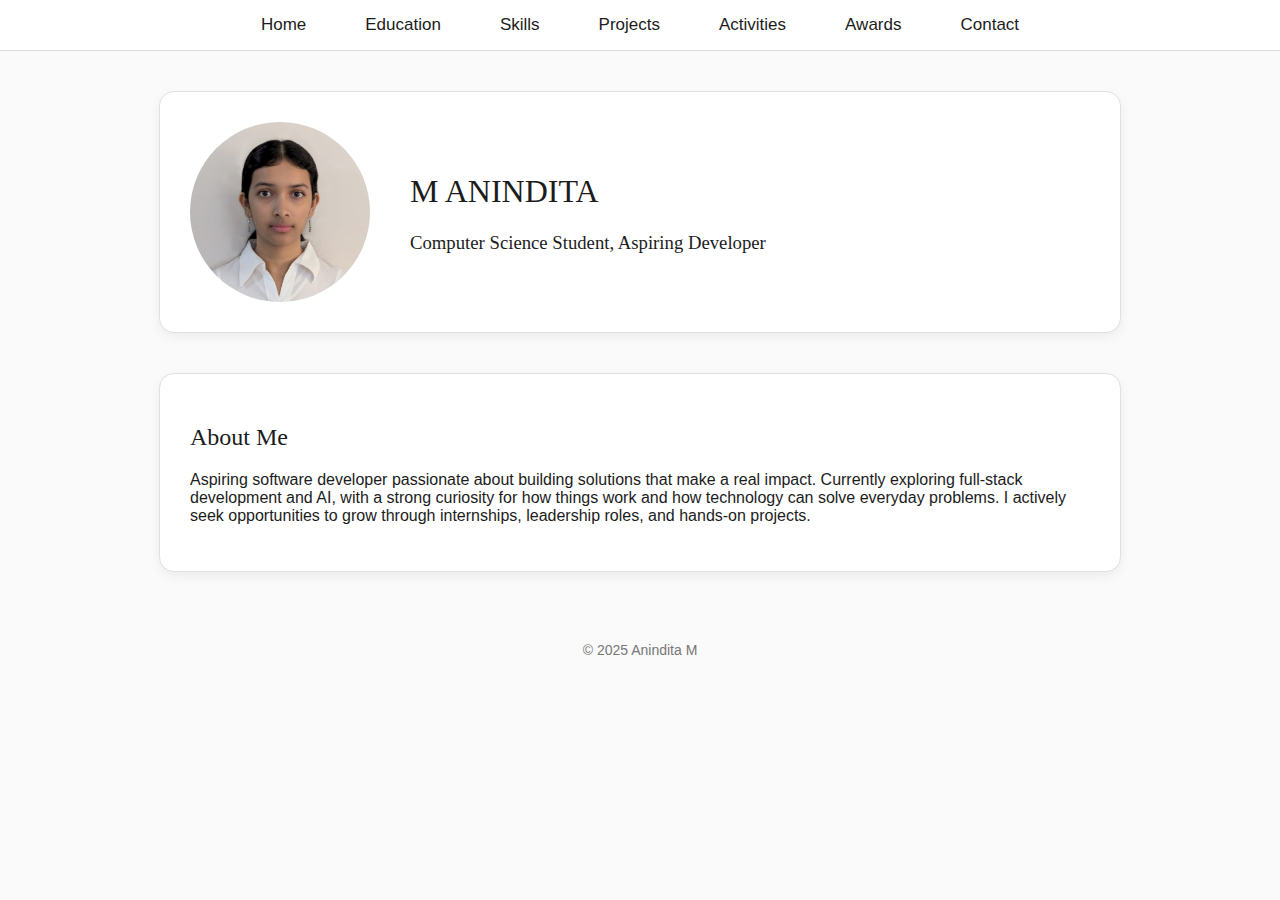
<file: index.html>
<!DOCTYPE html>
<html>
<head>
    <title>Resume Assignment</title>
    <link rel="stylesheet" href="style.css">
    <script src="https://code.jquery.com/jquery-3.6.0.min.js"></script>
    <script src="script.js"></script>
</head>

<body>

<nav>
    <ul>
        <li><a href="index.html">Home</a></li>
        <li><a href="education.html">Education</a></li>
        <li><a href="skills.html">Skills</a></li>
        <li><a href="projects.html">Projects</a></li>
        <li><a href="activities.html">Activities</a></li>
        <li><a href="awards.html">Awards</a></li>
        <li><a href="contact.html">Contact</a></li>
    </ul>
</nav>

<section style="display:flex; align-items:center; gap:40px;">
    <img src="images/photo.jpg" class="profile">

    <div>
        <h1>M ANINDITA</h1>
        <h3>Computer Science Student, Aspiring Developer</h3>
    </div>
</section>

<section id="about">
    <h2>About Me</h2>
    <p>
        Aspiring software developer passionate about building solutions that make a real impact.
        Currently exploring full‑stack development and AI, with a strong curiosity for how things work 
        and how technology can solve everyday problems. I actively seek opportunities to grow through 
        internships, leadership roles, and hands‑on projects.
    </p>
</section>

<footer>
    © 2025 Anindita M
</footer>

</body>
</html>
</file>
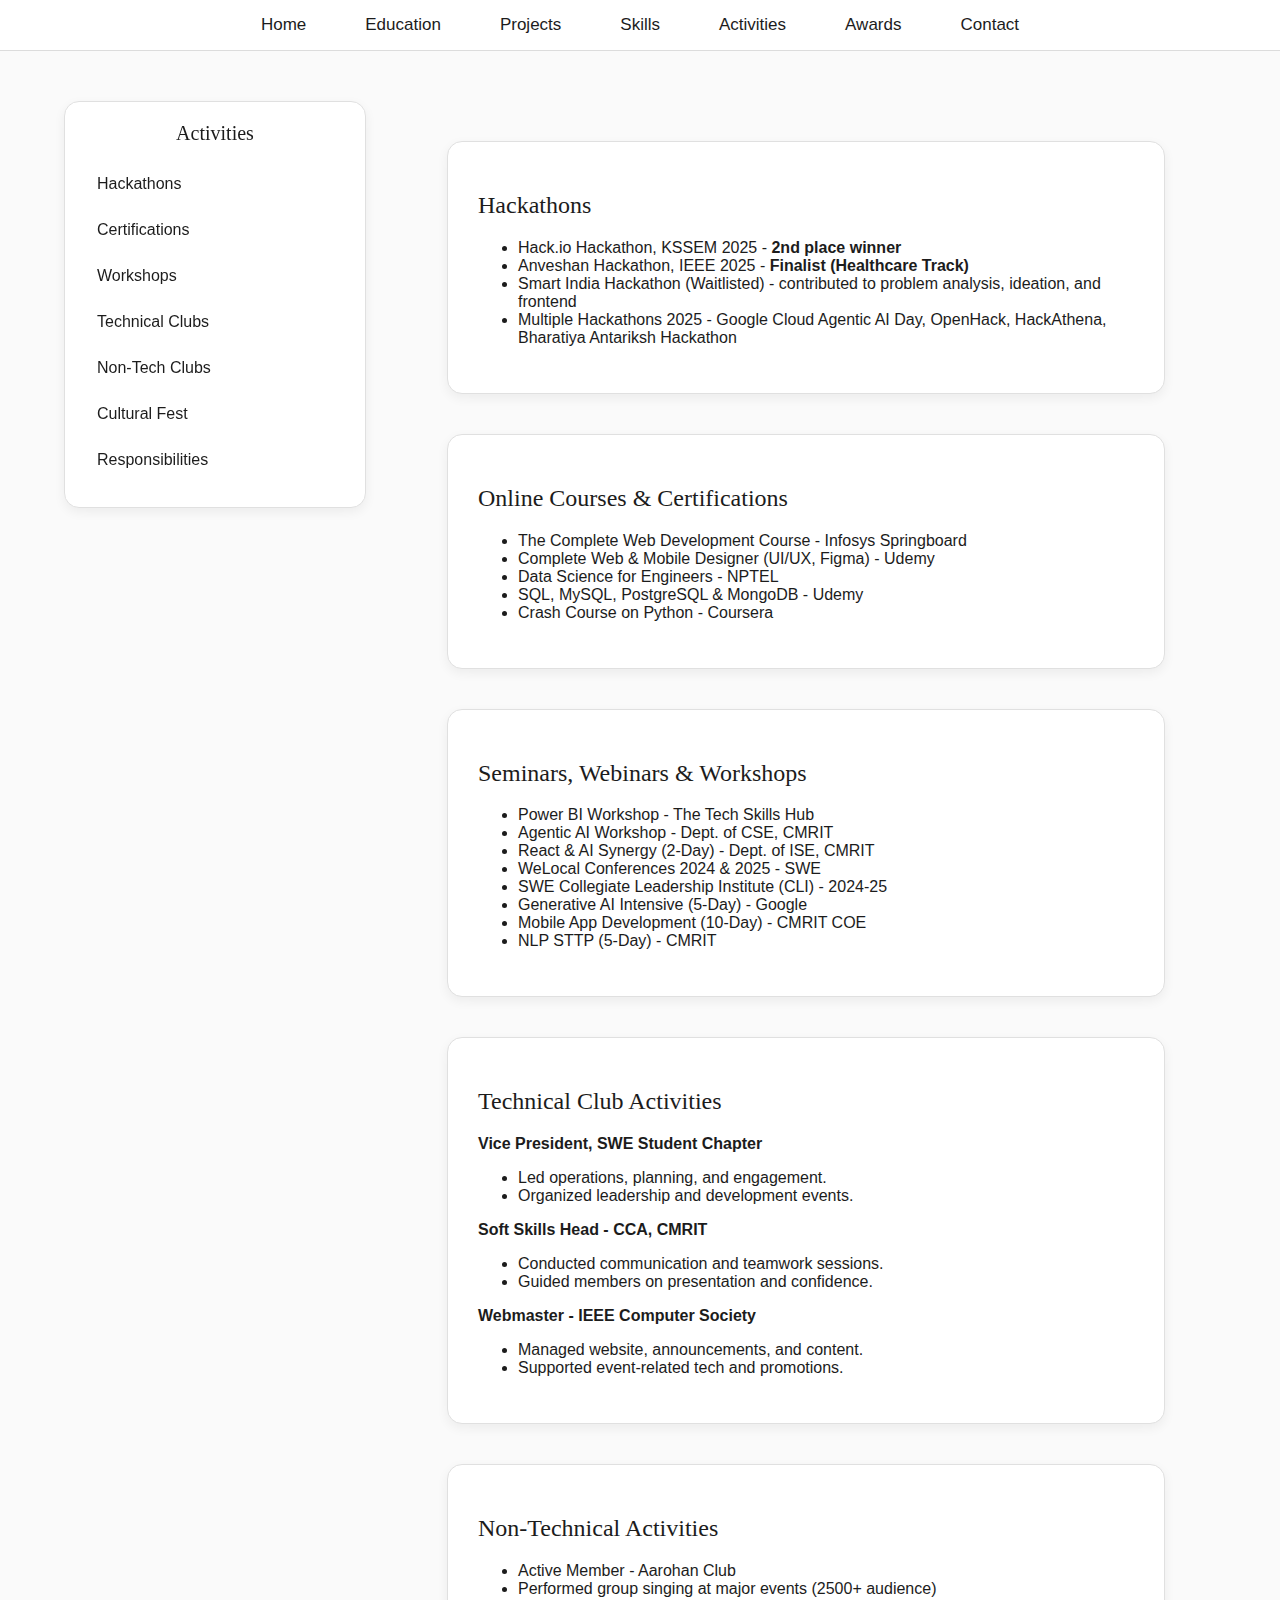
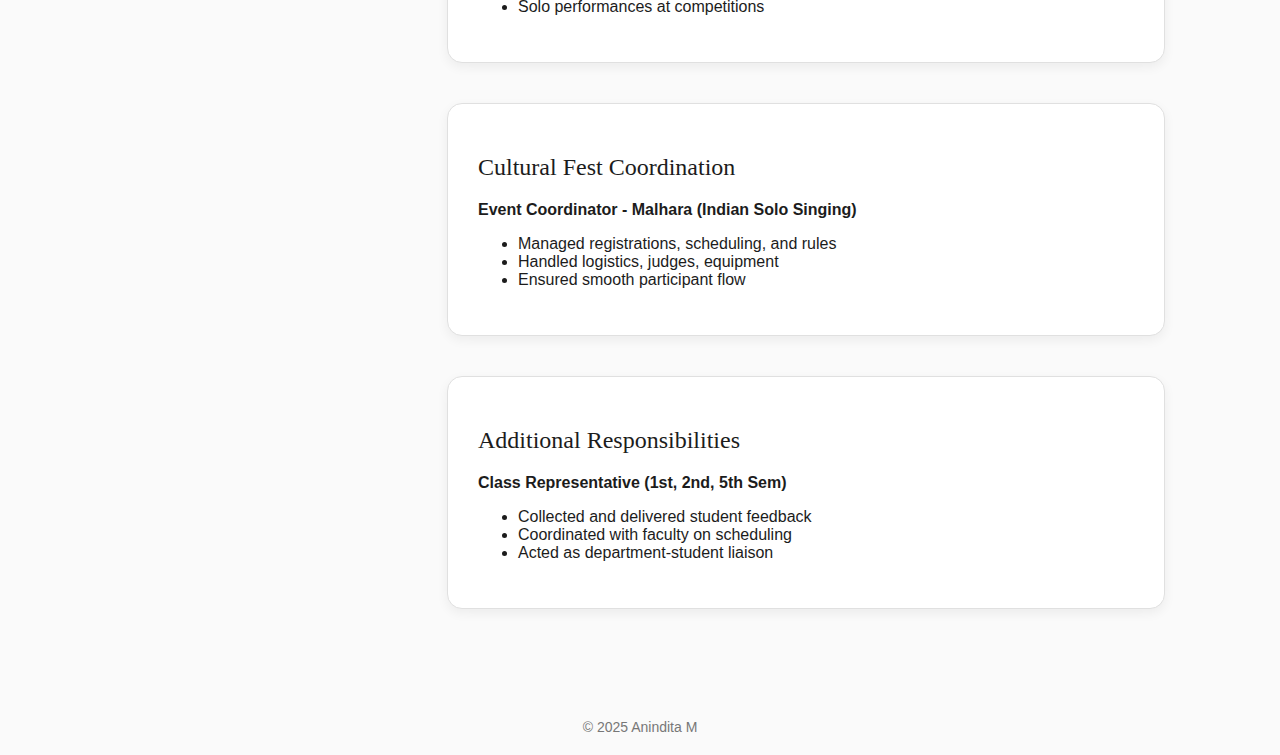
<file: activities.html>
<!DOCTYPE html>
<html lang="en">
  <head>
    <meta charset="UTF-8" />
    <title>Activities</title>
    <link rel="stylesheet" href="style.css" />
    <script src="https://code.jquery.com/jquery-3.6.0.min.js"></script>
    <script src="script.js"></script>
  </head>

  <body>
    <nav>
      <ul>
        <li><a href="index.html">Home</a></li>
        <li><a href="education.html">Education</a></li>
        <li><a href="projects.html">Projects</a></li>
        <li><a href="skills.html">Skills</a></li>
        <li><a href="activities.html">Activities</a></li>
        <li><a href="awards.html">Awards</a></li>
        <li><a href="contact.html">Contact</a></li>
      </ul>
    </nav>

    <div class="container-activities">
      <div class="side-menu">
        <h3>Activities</h3>
        <a href="#hackathons">Hackathons</a>
        <a href="#certifications">Certifications</a>
        <a href="#workshops">Workshops</a>
        <a href="#technical-clubs">Technical Clubs</a>
        <a href="#nontech">Non-Tech Clubs</a>
        <a href="#cultural">Cultural Fest</a>
        <a href="#responsibilities">Responsibilities</a>
      </div>

      <div class="content-area">
        <section id="hackathons">
          <h2>Hackathons</h2>
          <ul>
            <li>Hack.io Hackathon, KSSEM 2025 - <b>2nd place winner</b></li>
            <li>
              Anveshan Hackathon, IEEE 2025 - <b>Finalist (Healthcare Track)</b>
            </li>
            <li>
              Smart India Hackathon (Waitlisted) - contributed to problem
              analysis, ideation, and frontend
            </li>
            <li>
              Multiple Hackathons 2025 - Google Cloud Agentic AI Day, OpenHack,
              HackAthena, Bharatiya Antariksh Hackathon
            </li>
          </ul>
        </section>

        <section id="certifications">
          <h2>Online Courses & Certifications</h2>
          <ul>
            <li>The Complete Web Development Course - Infosys Springboard</li>
            <li>Complete Web & Mobile Designer (UI/UX, Figma) - Udemy</li>
            <li>Data Science for Engineers - NPTEL</li>
            <li>SQL, MySQL, PostgreSQL & MongoDB - Udemy</li>
            <li>Crash Course on Python - Coursera</li>
          </ul>
        </section>

        <section id="workshops">
          <h2>Seminars, Webinars & Workshops</h2>
          <ul>
            <li>Power BI Workshop - The Tech Skills Hub</li>
            <li>Agentic AI Workshop - Dept. of CSE, CMRIT</li>
            <li>React & AI Synergy (2-Day) - Dept. of ISE, CMRIT</li>
            <li>WeLocal Conferences 2024 & 2025 - SWE</li>
            <li>SWE Collegiate Leadership Institute (CLI) - 2024-25</li>
            <li>Generative AI Intensive (5-Day) - Google</li>
            <li>Mobile App Development (10-Day) - CMRIT COE</li>
            <li>NLP STTP (5-Day) - CMRIT</li>
          </ul>
        </section>

        <section id="technical-clubs">
          <h2>Technical Club Activities</h2>

          <p><b>Vice President, SWE Student Chapter</b></p>
          <ul>
            <li>Led operations, planning, and engagement.</li>
            <li>Organized leadership and development events.</li>
          </ul>

          <p><b>Soft Skills Head - CCA, CMRIT</b></p>
          <ul>
            <li>Conducted communication and teamwork sessions.</li>
            <li>Guided members on presentation and confidence.</li>
          </ul>

          <p><b>Webmaster - IEEE Computer Society</b></p>
          <ul>
            <li>Managed website, announcements, and content.</li>
            <li>Supported event-related tech and promotions.</li>
          </ul>
        </section>

        <section id="nontech">
          <h2>Non-Technical Activities</h2>
          <ul>
            <li>Active Member - Aarohan Club</li>
            <li>Performed group singing at major events (2500+ audience)</li>
            <li>Solo performances at competitions</li>
          </ul>
        </section>

        <section id="cultural">
          <h2>Cultural Fest Coordination</h2>
          <p><b>Event Coordinator - Malhara (Indian Solo Singing)</b></p>
          <ul>
            <li>Managed registrations, scheduling, and rules</li>
            <li>Handled logistics, judges, equipment</li>
            <li>Ensured smooth participant flow</li>
          </ul>
        </section>

        <section id="responsibilities">
          <h2>Additional Responsibilities</h2>
          <p><b>Class Representative (1st, 2nd, 5th Sem)</b></p>
          <ul>
            <li>Collected and delivered student feedback</li>
            <li>Coordinated with faculty on scheduling</li>
            <li>Acted as department-student liaison</li>
          </ul>
        </section>
      </div>
    </div>

    <footer>© 2025 Anindita M</footer>
  </body>
</html>
</file>
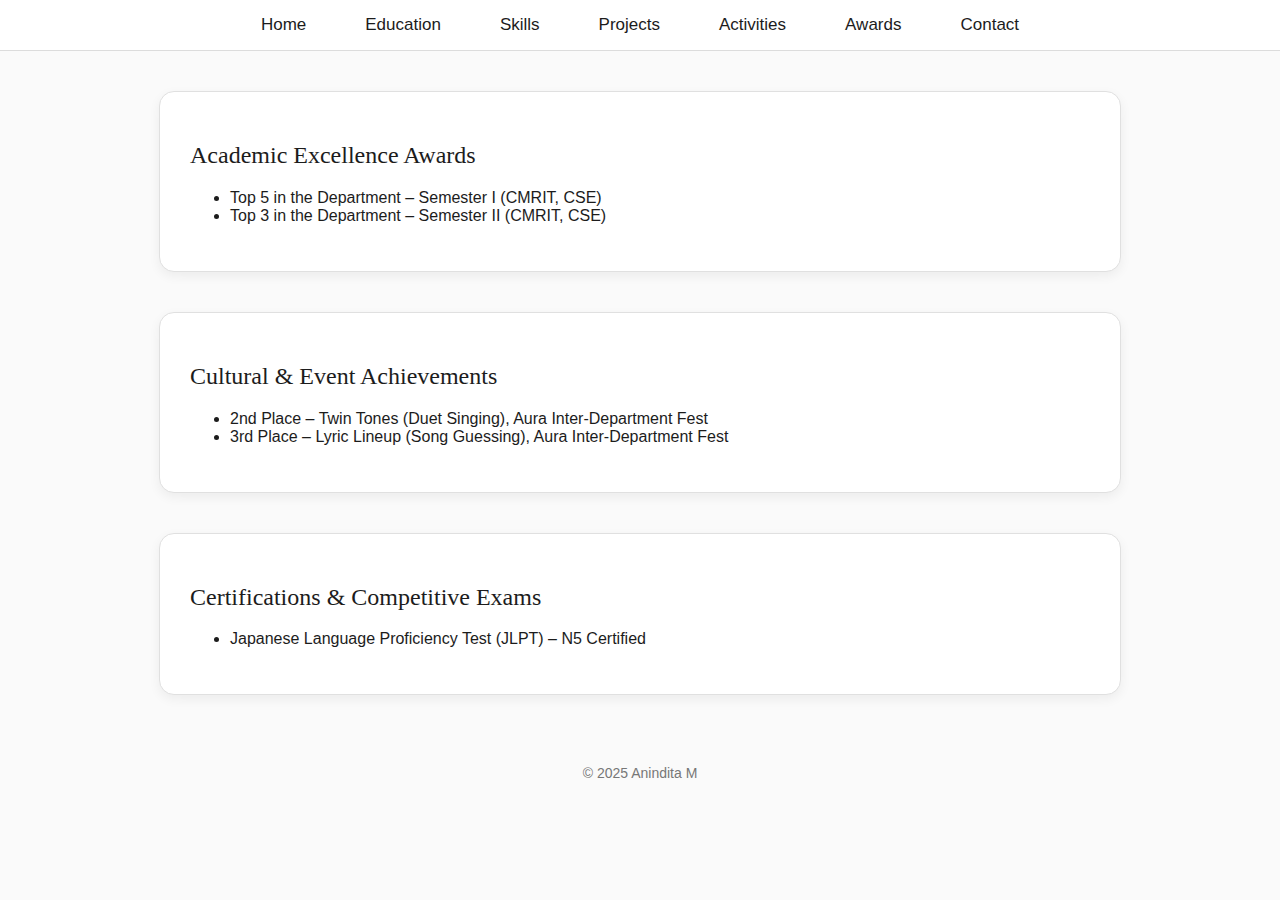
<file: awards.html>
<!DOCTYPE html>
<html lang="en">
<head>
    <meta charset="UTF-8">
    <title>Awards</title>
    <link rel="stylesheet" href="style.css">
    <script src="https://code.jquery.com/jquery-3.6.0.min.js"></script>
    <script src="script.js"></script>
</head>

<body>

<nav>
    <ul>
        <li><a href="index.html">Home</a></li>
        <li><a href="education.html">Education</a></li>
        <li><a href="skills.html">Skills</a></li>
        <li><a href="projects.html">Projects</a></li>
        <li><a href="activities.html">Activities</a></li>
        <li><a href="awards.html">Awards</a></li>
        <li><a href="contact.html">Contact</a></li>
    </ul>
</nav>

<section>
    <h2>Academic Excellence Awards</h2>
    <ul>
        <li>Top 5 in the Department – Semester I (CMRIT, CSE)</li>
        <li>Top 3 in the Department – Semester II (CMRIT, CSE)</li>
    </ul>
</section>

<section>
    <h2>Cultural & Event Achievements</h2>
    <ul>
        <li>2nd Place – Twin Tones (Duet Singing), Aura Inter-Department Fest</li>
        <li>3rd Place – Lyric Lineup (Song Guessing), Aura Inter-Department Fest</li>
    </ul>
</section>

<section>
    <h2>Certifications & Competitive Exams</h2>
    <ul>
        <li>Japanese Language Proficiency Test (JLPT) – N5 Certified</li>
    </ul>
</section>

<footer>
    © 2025 Anindita M
</footer>

</body>
</html>
</file>
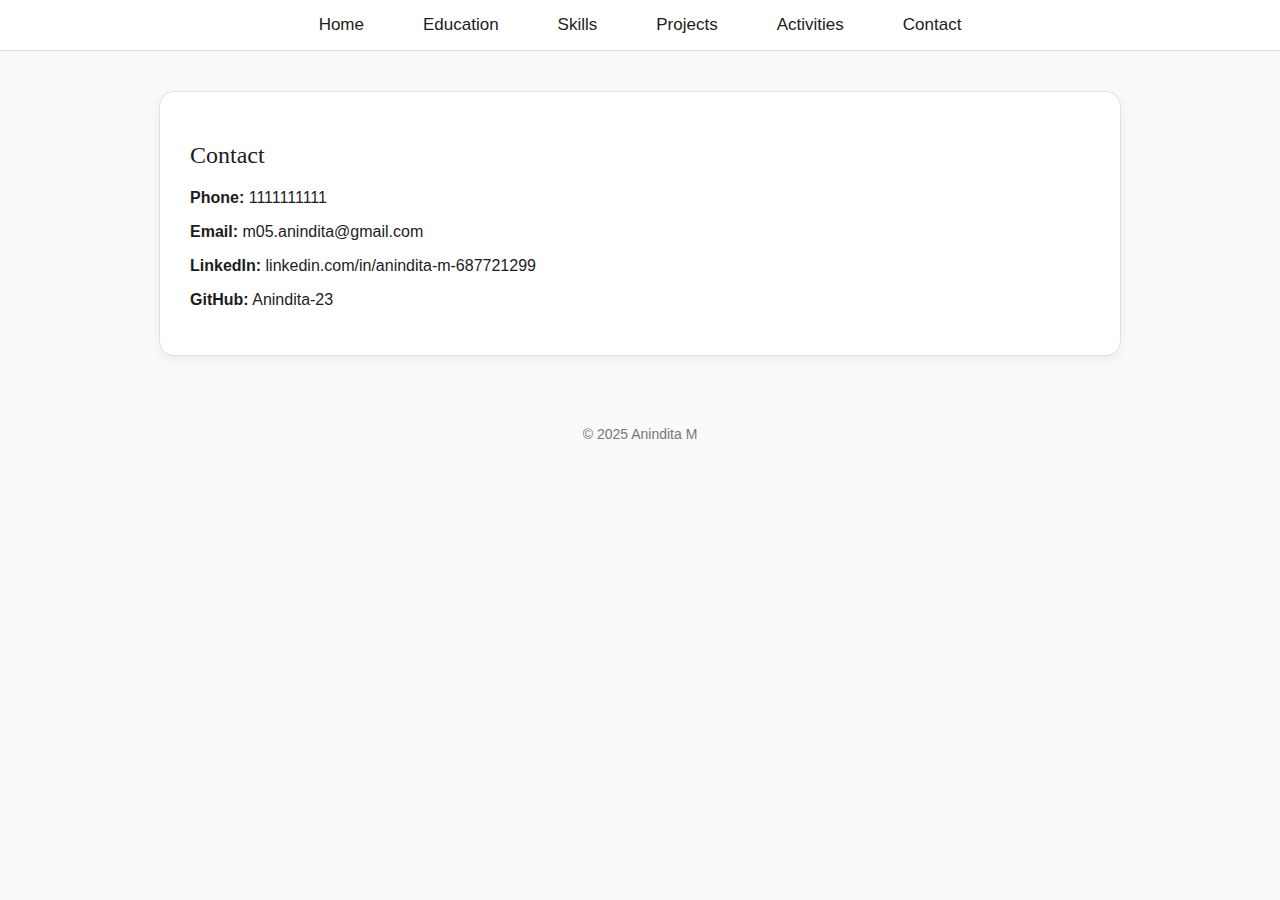
<file: contact.html>
<!DOCTYPE html>
<html>
<head>
    <title>Contact</title>
    <link rel="stylesheet" href="style.css">
    <script src="https://code.jquery.com/jquery-3.6.0.min.js"></script>
    <script src="script.js"></script>
</head>
<body>

<nav>
    <ul>
        <li><a href="index.html">Home</a></li>
        <li><a href="education.html">Education</a></li>
        <li><a href="skills.html">Skills</a></li>
        <li><a href="projects.html">Projects</a></li>
        <li><a href="activities.html">Activities</a></li>
        <li><a href="contact.html">Contact</a></li>
    </ul>
</nav>
<section class="contact-links">
    <h2>Contact</h2>

    <p><strong>Phone:</strong> <a href="tel:1111111111">1111111111</a></p>
    <p><strong>Email:</strong> <a href="mailto:m05.anindita@gmail.com">m05.anindita&#64;gmail&#46;com</a></p>
    <p><strong>LinkedIn:</strong> <a href="https://www.linkedin.com/in/anindita-m-687721299" target="_blank">linkedin.com/in/anindita‑m‑687721299</a></p>
    <p><strong>GitHub:</strong> <a href="https://github.com/Anindita-23" target="_blank">Anindita‑23</a></p>
</section>

<footer>
    © 2025 Anindita M
</footer>

</body>
</html>
</file>
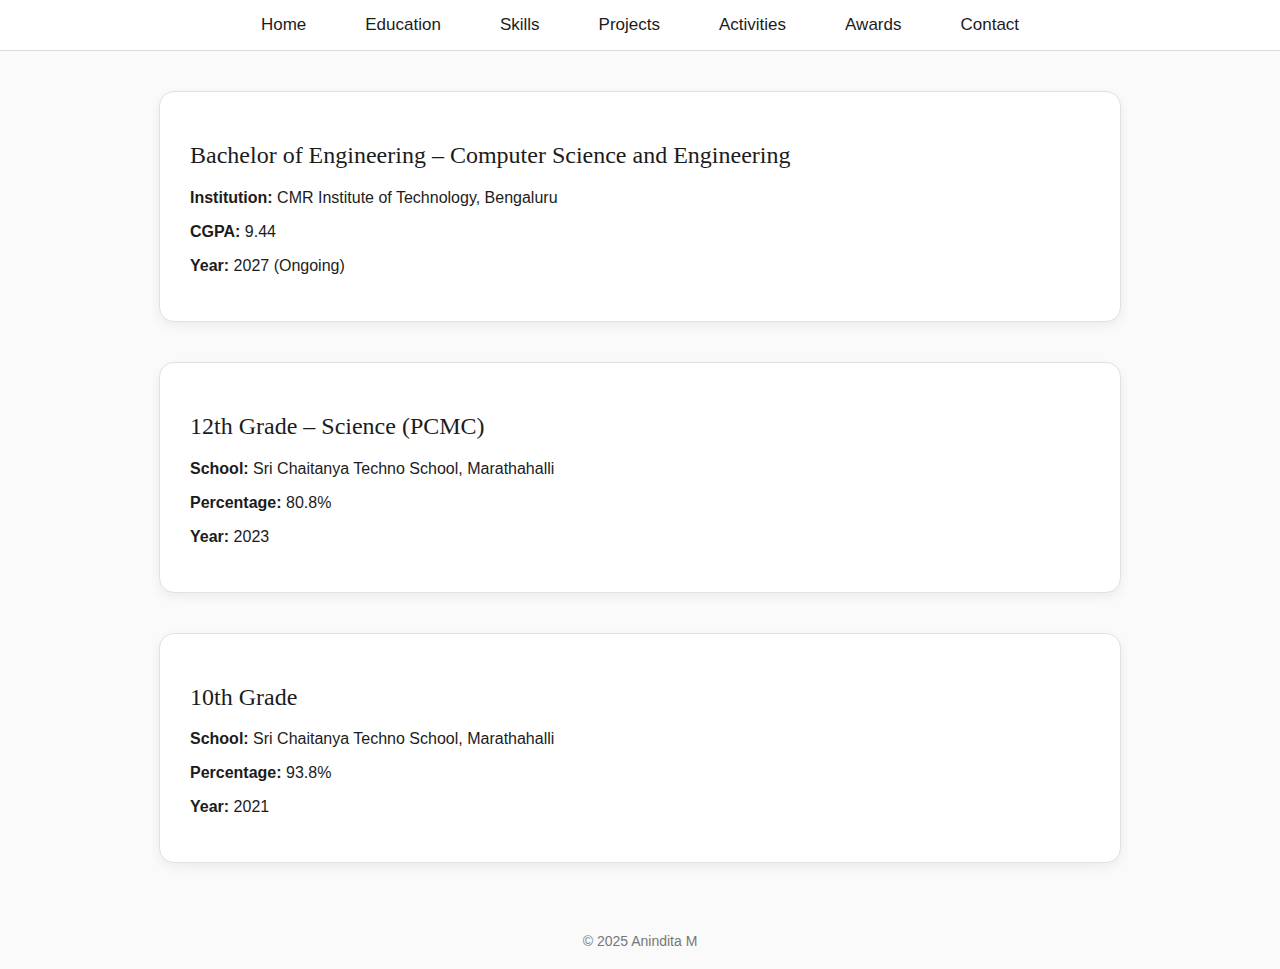
<file: education.html>
<!DOCTYPE html>
<html>
<head>
    <title>Education</title>
    <link rel="stylesheet" href="style.css">

    <script src="https://code.jquery.com/jquery-3.6.0.min.js"></script>
    <script src="script.js"></script>
</head>
<body>

<nav>
    <ul>
        <li><a href="index.html">Home</a></li>
        <li><a href="education.html">Education</a></li>
        <li><a href="skills.html">Skills</a></li>
        <li><a href="projects.html">Projects</a></li>
        <li><a href="activities.html">Activities</a></li>
        <li><a href="awards.html">Awards</a></li>
        <li><a href="contact.html">Contact</a></li>
    </ul>
</nav>

<section>
    <h2>Bachelor of Engineering – Computer Science and Engineering</h2>
    <p><strong>Institution:</strong> CMR Institute of Technology, Bengaluru</p>
    <p><strong>CGPA:</strong> 9.44</p>
    <p><strong>Year:</strong> 2027 (Ongoing)</p>
</section>

<section>
    <h2>12th Grade – Science (PCMC)</h2>
    <p><strong>School:</strong> Sri Chaitanya Techno School, Marathahalli</p>
    <p><strong>Percentage:</strong> 80.8%</p>
    <p><strong>Year:</strong> 2023</p>
</section>

<section>
    <h2>10th Grade</h2>
    <p><strong>School:</strong> Sri Chaitanya Techno School, Marathahalli</p>
    <p><strong>Percentage:</strong> 93.8%</p>
    <p><strong>Year:</strong> 2021</p>
</section>

<footer>
    © 2025 Anindita M
</footer>

</body>
</html>
</file>
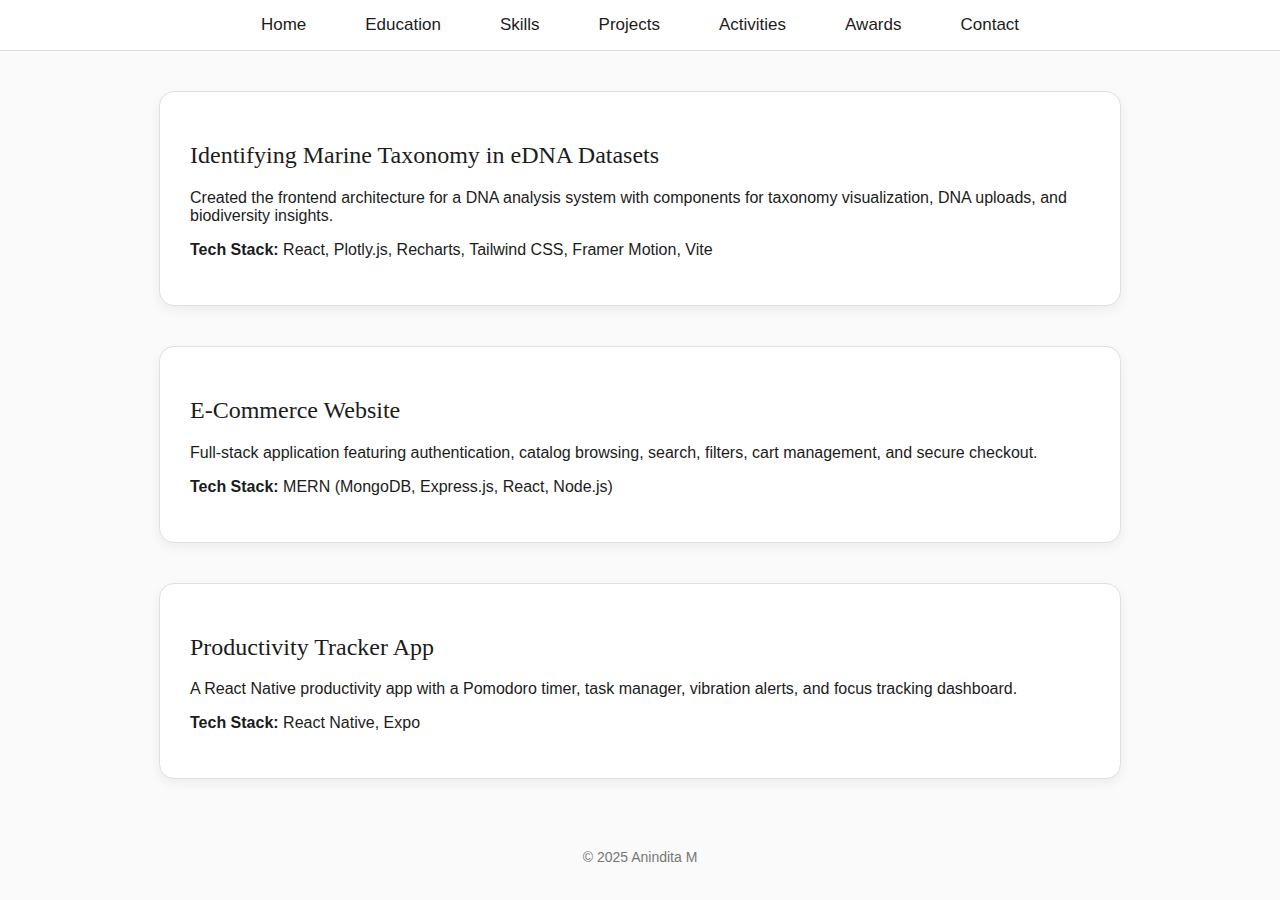
<file: projects.html>
<!DOCTYPE html>
<html>
  <head>
    <title>Projects</title>
    <link rel="stylesheet" href="style.css" />

    <script src="https://code.jquery.com/jquery-3.6.0.min.js"></script>
    <script src="script.js"></script>
  </head>
  <body>
    <nav>
      <ul>
        <li><a href="index.html">Home</a></li>
        <li><a href="education.html">Education</a></li>
        <li><a href="skills.html">Skills</a></li>
        <li><a href="projects.html">Projects</a></li>
        <li><a href="activities.html">Activities</a></li>
        <li><a href="awards.html">Awards</a></li>
        <li><a href="contact.html">Contact</a></li>
      </ul>
    </nav>

    <section>
      <h2>Identifying Marine Taxonomy in eDNA Datasets</h2>
      <p>
        Created the frontend architecture for a DNA analysis system with
        components for taxonomy visualization, DNA uploads, and biodiversity
        insights.
      </p>
      <p>
        <strong>Tech Stack:</strong> React, Plotly.js, Recharts, Tailwind CSS,
        Framer Motion, Vite
      </p>
    </section>

    <section>
      <h2>E‑Commerce Website</h2>
      <p>
        Full‑stack application featuring authentication, catalog browsing,
        search, filters, cart management, and secure checkout.
      </p>
      <p>
        <strong>Tech Stack:</strong> MERN (MongoDB, Express.js, React, Node.js)
      </p>
    </section>

    <section>
      <h2>Productivity Tracker App</h2>
      <p>
        A React Native productivity app with a Pomodoro timer, task manager,
        vibration alerts, and focus tracking dashboard.
      </p>
      <p><strong>Tech Stack:</strong> React Native, Expo</p>
    </section>

    <footer>© 2025 Anindita M</footer>
  </body>
</html>
</file>
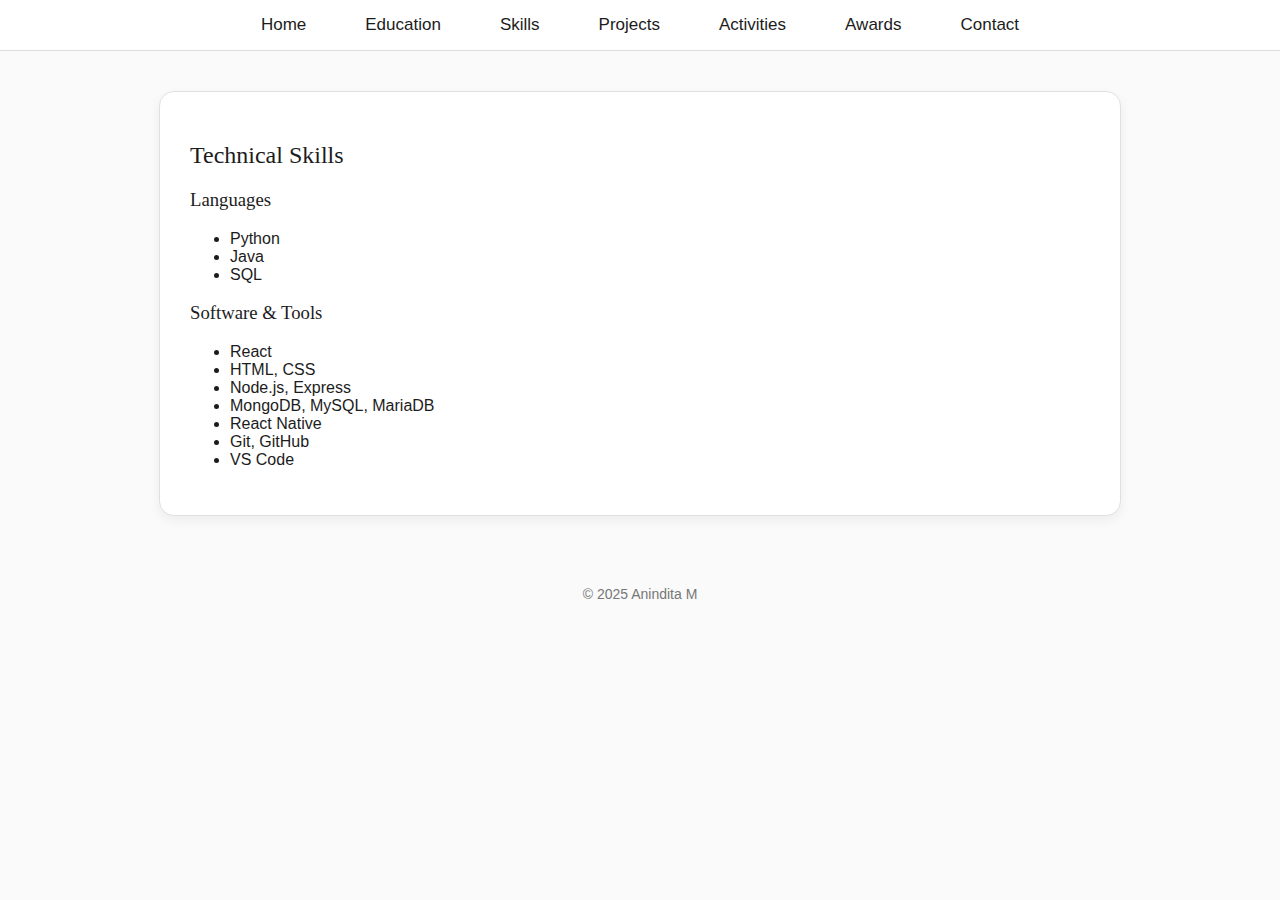
<file: skills.html>
<!DOCTYPE html>
<html>
<head>
    <title>Skills</title>
    <link rel="stylesheet" href="style.css">

    <script src="https://code.jquery.com/jquery-3.6.0.min.js"></script>
    <script src="script.js"></script>
</head>
<body>

<nav>
    <ul>
        <li><a href="index.html">Home</a></li>
        <li><a href="education.html">Education</a></li>
        <li><a href="skills.html">Skills</a></li>
        <li><a href="projects.html">Projects</a></li>
        <li><a href="activities.html">Activities</a></li>
        <li><a href="awards.html">Awards</a></li>
        <li><a href="contact.html">Contact</a></li>
    </ul>
</nav>

<section>
    <h2>Technical Skills</h2>

    <h3>Languages</h3>
    <ul>
        <li>Python</li>
        <li>Java</li>
        <li>SQL</li>
    </ul>

    <h3>Software & Tools</h3>
    <ul>
        <li>React</li>
        <li>HTML, CSS</li>
        <li>Node.js, Express</li>
        <li>MongoDB, MySQL, MariaDB</li>
        <li>React Native</li>
        <li>Git, GitHub</li>
        <li>VS Code</li>
    </ul>
</section>

<footer>
    © 2025 Anindita M
</footer>

</body>
</html>
</file>
<file: style.css>
body {
  margin: 0;
  font-family: Arial, sans-serif;
  color: #1c1c1c;
  background-color: #fafafa;
}

h1,
h2,
h3 {
  font-family: Georgia, serif;
  font-weight: normal;
  color: #1c1c1c;
}

section {
  width: 80%;
  max-width: 900px;
  margin: 40px auto;
  padding: 30px;
  background: #ffffff;
  border-radius: 15px;
  border: 1px solid #e0e0e0;
  box-shadow: 0 4px 12px rgba(0, 0, 0, 0.06);
  transition: 0.25s ease;
}

section:hover {
  transform: translateY(-3px);
  box-shadow: 0 8px 20px rgba(0, 0, 0, 0.1);
}

img.profile {
  width: 180px;
  height: 180px;
  border-radius: 50%;
  object-fit: cover;
}

nav {
  width: 100%;
  background-color: #ffffff;
  border-bottom: 1px solid #dcdcdc;
  padding: 15px 0;
  position: sticky;
  top: 0;
  z-index: 2;
}

nav ul {
  list-style: none;
  margin: 0;
  padding: 0;
  display: flex;
  justify-content: center;
  gap: 35px;
}

nav ul li a {
  text-decoration: none;
  color: #1c1c1c;
  font-size: 17px;
  transition: 0.2s;
  padding: 8px 12px;
  border-radius: 8px;
}

nav ul li a:hover {
  background-color: #fffef8;
  color: #928c70;
}

footer {
  text-align: center;
  margin-top: 50px;
  padding: 20px 0;
  color: #777;
  font-size: 14px;
}
.container-activities {
  display: flex;
  width: 90%;
  max-width: 1200px;
  margin: 50px auto;
  gap: 30px;
}

.side-menu {
  width: 260px;
  position: sticky;
  top: 100px;
  height: fit-content;
  background: #fff;
  padding: 20px;
  border-radius: 15px;
  border: 1px solid #e0e0e0;
  box-shadow: 0 4px 12px rgba(0, 0, 0, 0.06);
}

.side-menu h3 {
  margin-top: 0;
  font-size: 20px;
  text-align: center;
}

.side-menu a {
  display: block;
  padding: 10px 12px;
  margin-bottom: 8px;
  border-radius: 10px;
  text-decoration: none;
  color: #1c1c1c;
  transition: 0.2s;
}

.side-menu a:hover {
  background: #fffef8;
  color: #928c70;
}

.content-area {
  flex: 1;
}
.contact-links a {
  text-decoration: none;
  color: #1c1c1c;
  transition: 0.2s;
}

.contact-links a:hover {
  color: #928c70;
}
</file>
